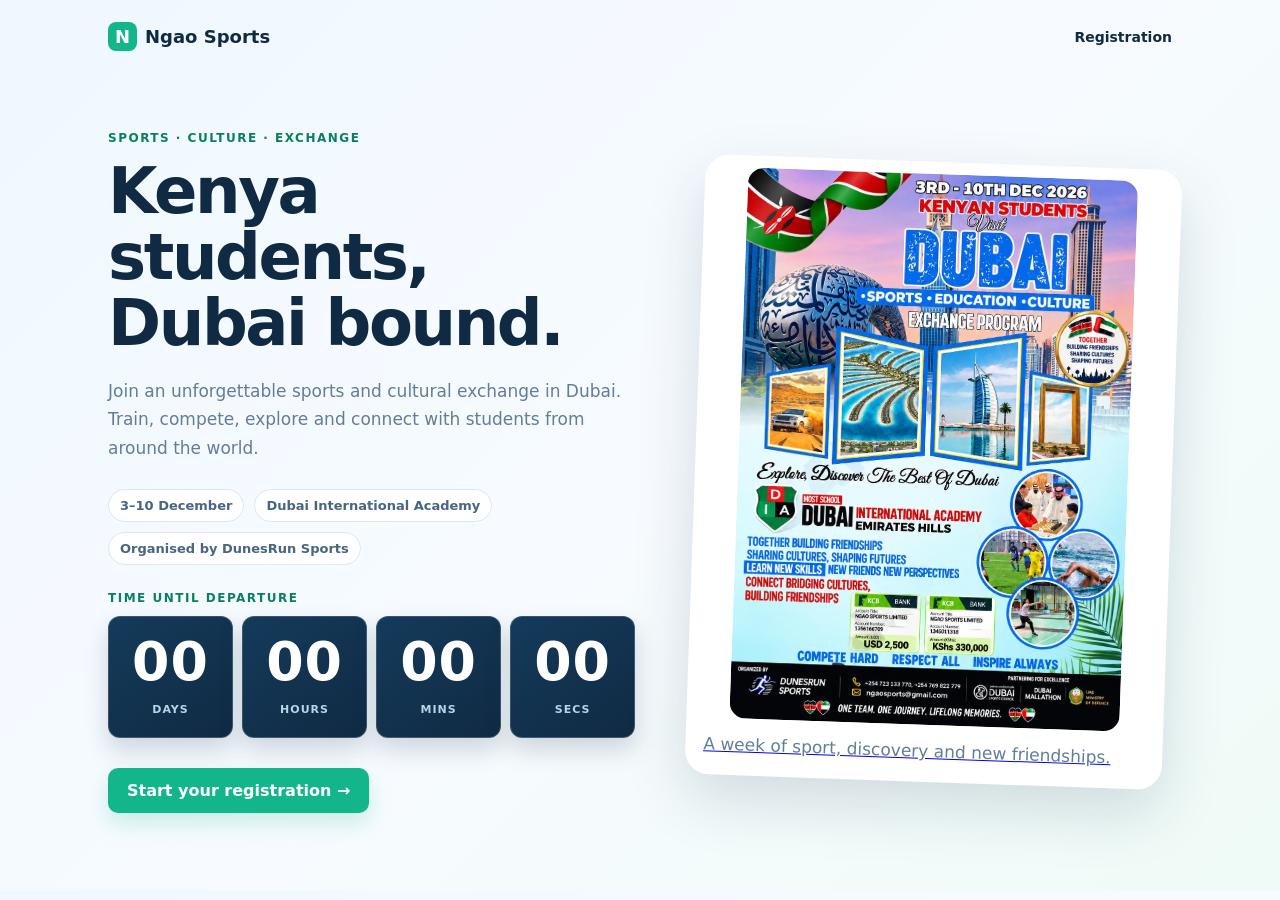
<file: index.html>
<!doctype html>
<html lang="en"><head><meta charset="utf-8"><meta name="viewport" content="width=device-width, initial-scale=1"><title>Ngao Sports · Dubai Exchange</title><link rel="stylesheet" href="assets/style.css"></head><body><nav class="site-nav"><a class="logo" href="index.html"><span>N</span>Ngao Sports</a><a class="nav-link" href="booking.html">Registration</a></nav><main class="hero"><section><div class="kicker">Sports · culture · exchange</div><h1>Kenya students, Dubai bound.</h1><p>Join an unforgettable sports and cultural exchange in Dubai. Train, compete, explore and connect with students from around the world.</p><div class="meta"><span>3–10 December</span><span>Dubai International Academy</span><span>Organised by DunesRun Sports</span></div><div class="countdown" aria-live="polite"><span class="countdown-label">Time until departure</span><div class="countdown-values" id="countdown"><span><strong id="days">--</strong>days</span><span><strong id="hours">--</strong>hours</span><span><strong id="minutes">--</strong>mins</span><span><strong id="seconds">--</strong>secs</span></div></div><a class="btn" href="booking.html">Start your registration →</a></section><a class="image-card" href="booking.html" aria-label="Open registration"><img src="WhatsApp Image 2026-09-19 at 10.41.50 PM.jpeg" alt="Students on a sports exchange" class="hero-img"><p class="caption">A week of sport, discovery and new friendships.</p></a></main><script>const departure=new Date('2026-12-03T00:00:00+03:00');const ids=['days','hours','minutes','seconds'];function updateCountdown(){let remaining=Math.max(0,departure-Date.now());const units=[86400000,3600000,60000,1000];ids.forEach((id,index)=>{const value=Math.floor(remaining/units[index]);document.getElementById(id).textContent=String(value).padStart(2,'0');remaining-=value*units[index];});}updateCountdown();setInterval(updateCountdown,1000);</script></body></html>
</file>
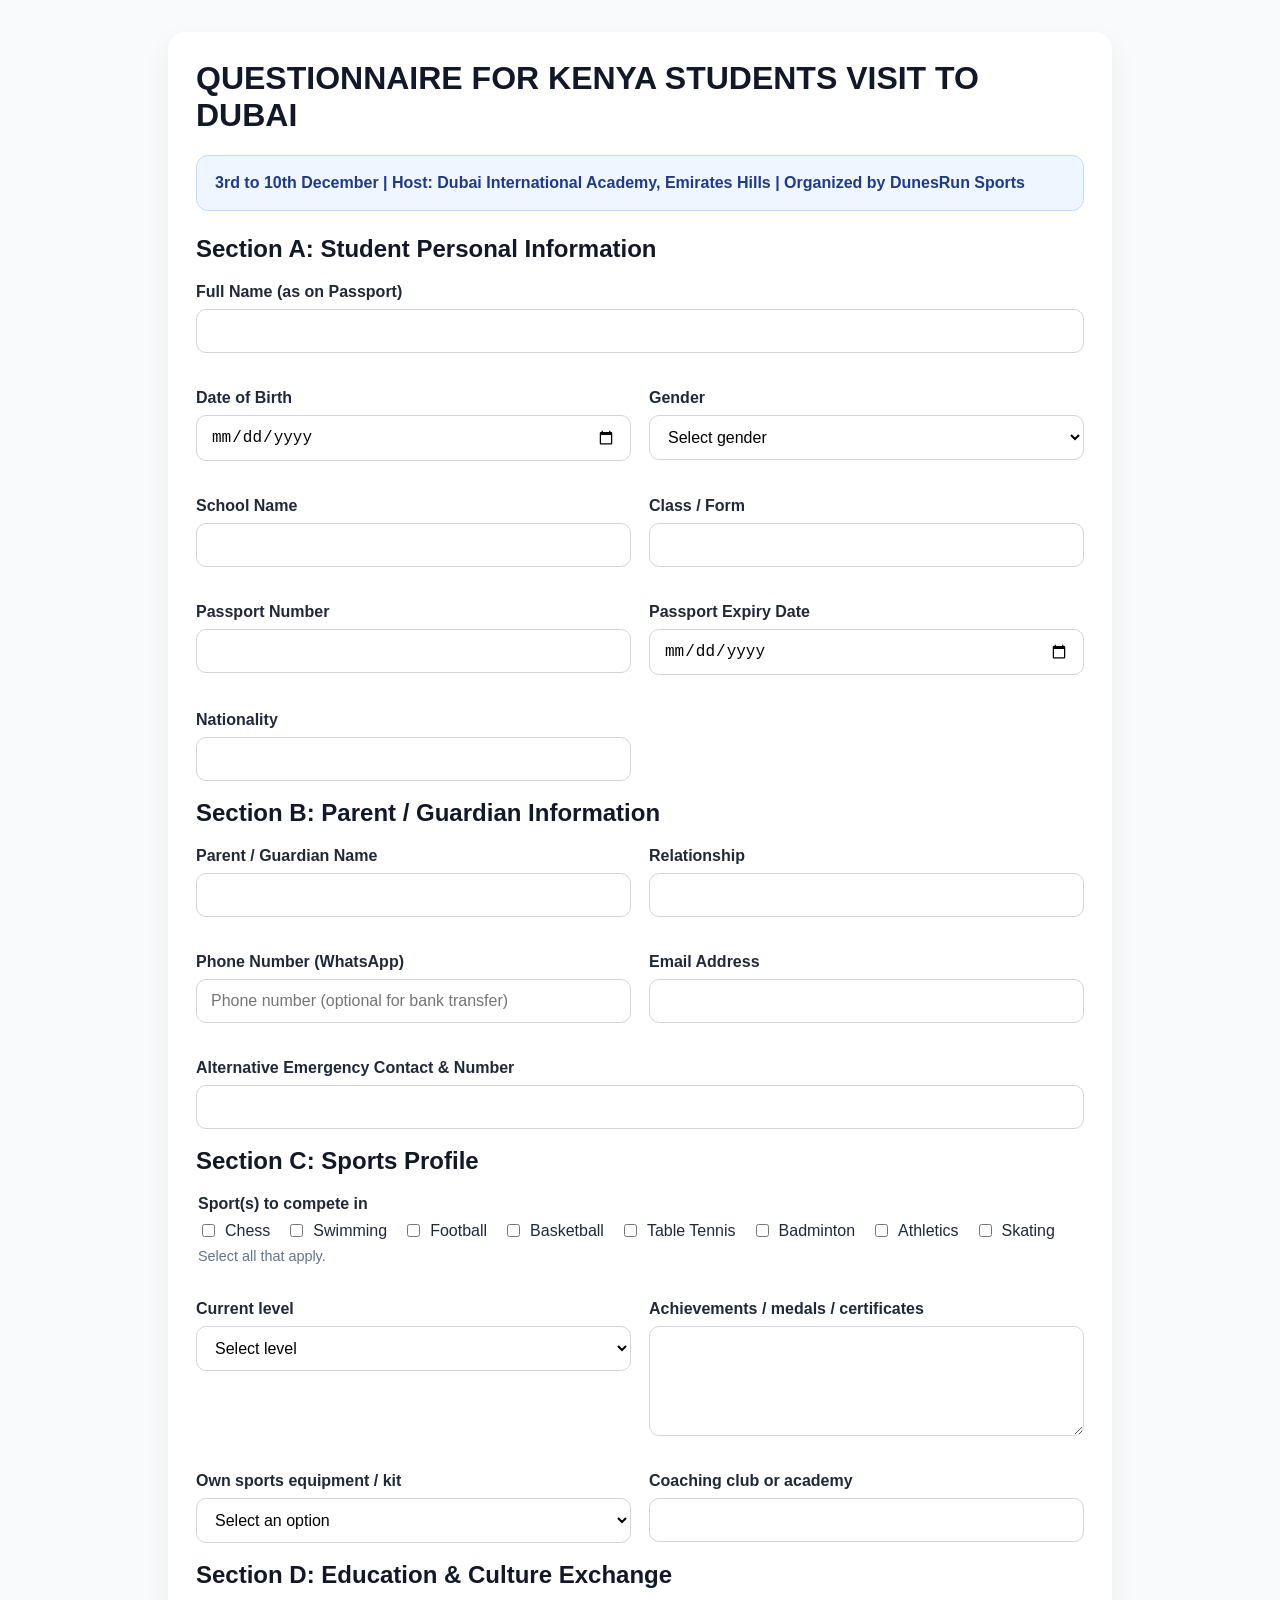
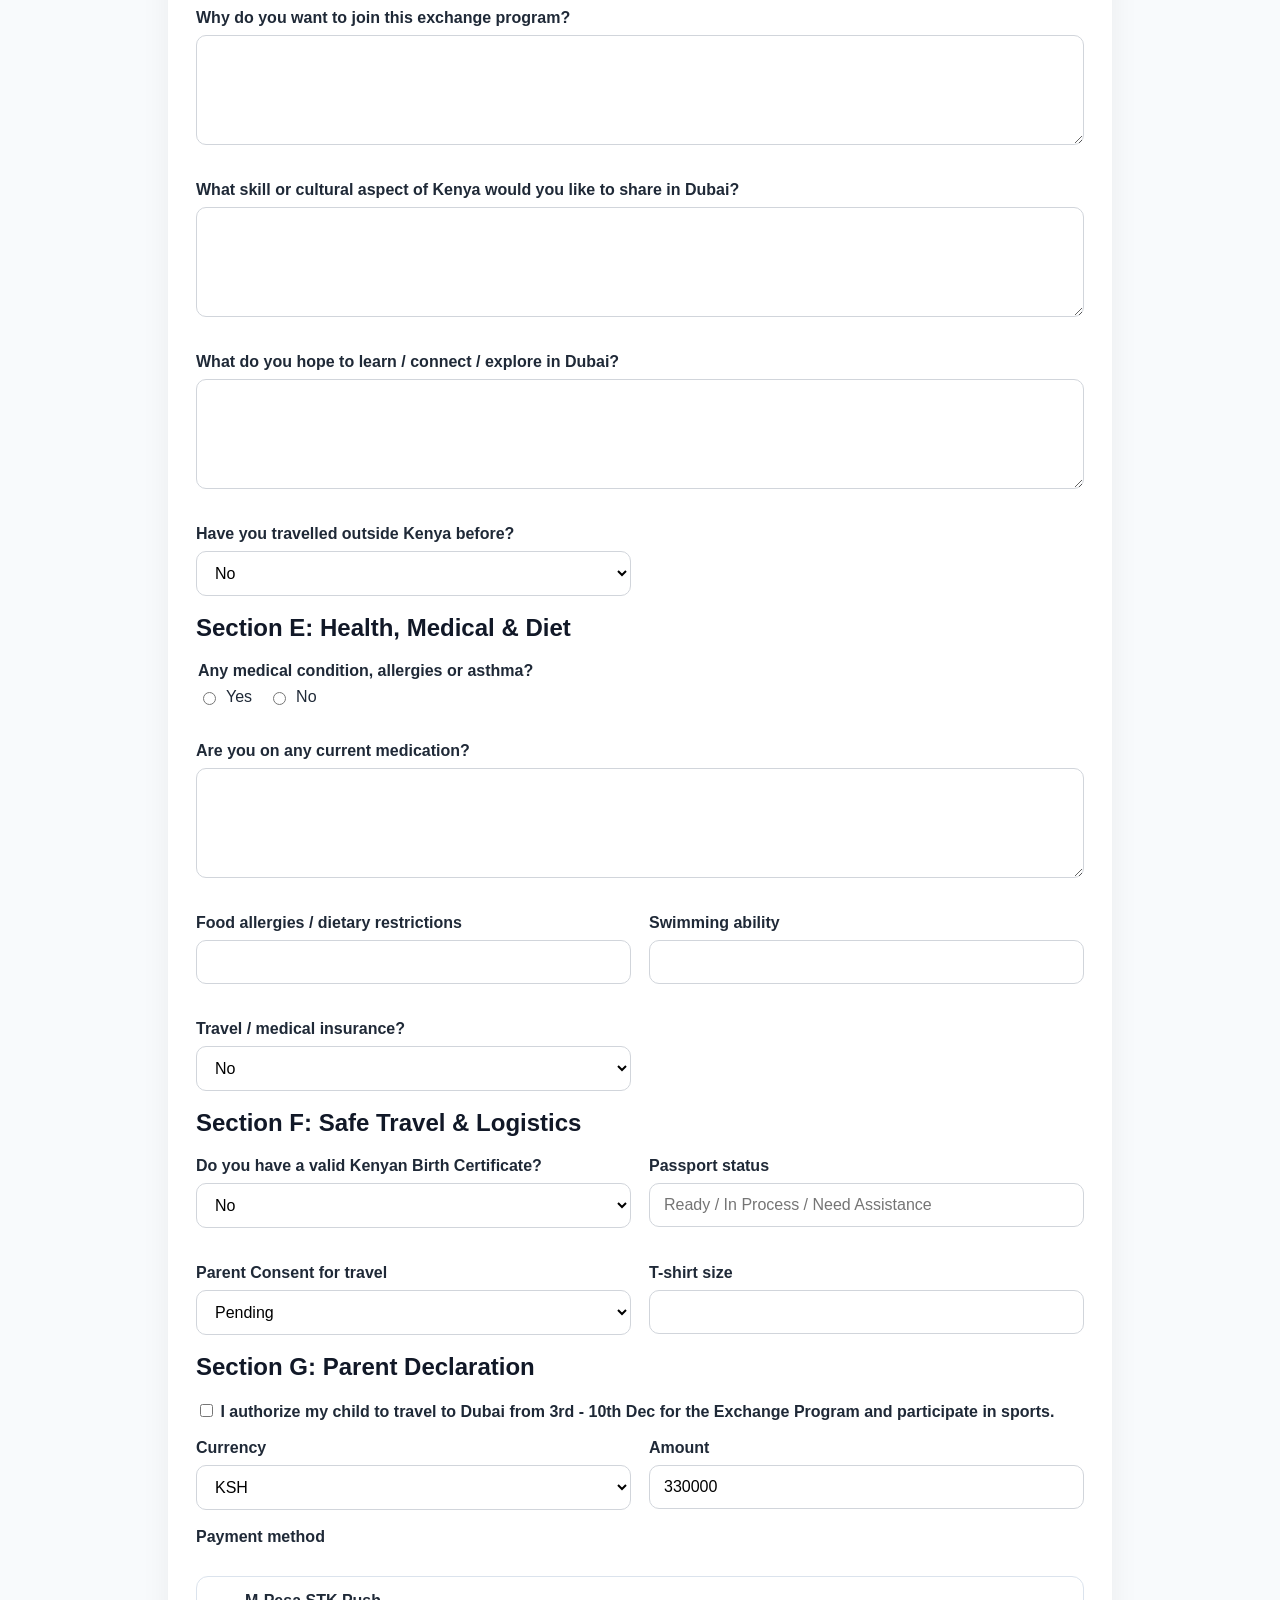
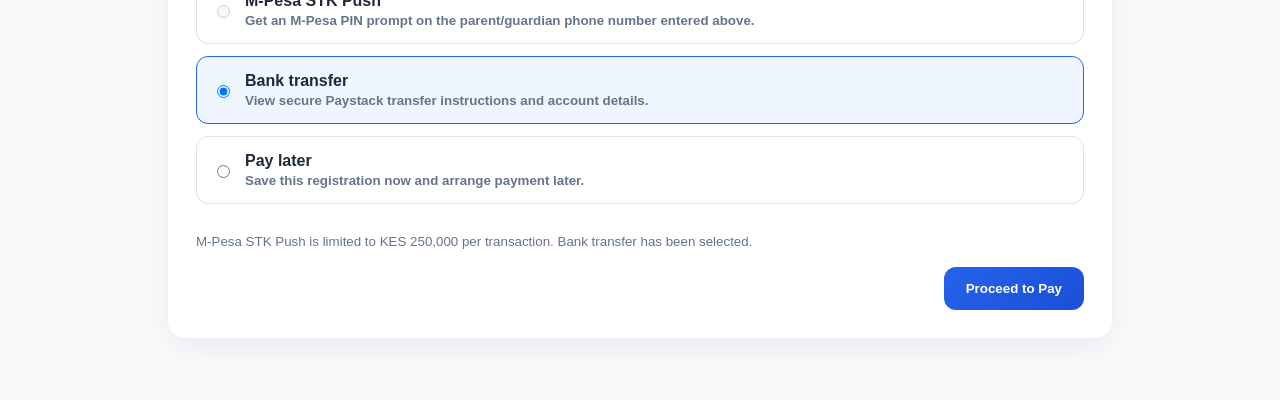
<file: booking.html>
<!doctype html>
<html lang="en">
<head>
  <meta charset="UTF-8" />
  <meta name="viewport" content="width=device-width, initial-scale=1.0" />
  <title>Booking Form</title>
  <style>
    * { box-sizing: border-box; }
    body {
      margin: 0;
      font-family: Arial, Helvetica, sans-serif;
      background: #f8fafc;
      color: #111827;
    }
    .wrap {
      max-width: 980px;
      margin: 0 auto;
      padding: 32px 18px 60px;
    }
    .panel {
      background: white;
      border-radius: 18px;
      box-shadow: 0 12px 30px rgba(15,23,42,0.06);
      padding: 28px;
    }
    h1, h2 {
      margin-top: 0;
    }
    .intro {
      background: #eff6ff;
      border: 1px solid #bfdbfe;
      border-radius: 12px;
      padding: 18px;
      margin-bottom: 24px;
      color: #1e3a8a;
      font-weight: 700;
    }
    .grid {
      display: grid;
      grid-template-columns: repeat(2, minmax(0, 1fr));
      gap: 18px;
    }
    .field {
      display: flex;
      flex-direction: column;
      gap: 8px;
      margin-bottom: 18px;
    }
    fieldset.field { border: 0; padding: 0; min-inline-size: 0; }
    legend { font-weight: 700; color: #1f2937; padding: 0; margin-bottom: 8px; }
    label {
      font-weight: 700;
      color: #1f2937;
    }
    input, textarea, select {
      width: 100%;
      padding: 12px 14px;
      border: 1px solid #d1d5db;
      border-radius: 10px;
      font-size: 1rem;
      background: #fff;
    }
    textarea { min-height: 110px; resize: vertical; }
    .choice-group { display: flex; flex-wrap: wrap; gap: 10px 16px; }
    .choice { display: inline-flex; align-items: center; gap: 7px; font-weight: 400; cursor: pointer; }
    .choice input, .declaration input { width: auto; padding: 0; }
    .conditional-field[hidden] { display: none; }
    .help-text { color: #64748b; font-size: .9rem; margin: 0; }
    .full { grid-column: 1 / -1; }
    .button-row {
      display: flex;
      justify-content: flex-end;
      margin-top: 18px;
    }
    button {
      border: none;
      background: linear-gradient(135deg,#2563eb,#1d4ed8);
      color: white;
      font-weight: 700;
      padding: 14px 22px;
      border-radius: 12px;
      cursor: pointer;
    }
    .payment-modal { display:none; position:fixed; inset:0; z-index:10; padding:20px; background:rgba(15,23,42,.58); }
    .payment-modal.open { display:grid; place-items:center; }
    .payment-card { width:min(500px,100%); background:white; border-radius:18px; padding:28px; box-shadow:0 25px 70px rgba(15,23,42,.3); }
    .payment-card p { color:#64748b; line-height:1.5; }
    .methods { display:grid; gap:12px; margin:22px 0; }
    .method { display:flex; gap:12px; align-items:center; cursor:pointer; border:1px solid #dbe3ed; border-radius:12px; padding:15px; }
    .method:has(input:checked) { border-color:#2563eb; background:#eff6ff; }
    .method input { width:auto; }
    .method strong,.method small { display:block; }
    .method small { color:#64748b; margin-top:3px; }
    .payment-actions { display:flex; gap:12px; justify-content:flex-end; }.secondary { background:white; color:#334155; border:1px solid #cbd5e1; }
    @media (max-width: 760px) {
      .grid { grid-template-columns: 1fr; }
    }
  </style>
</head>
<body>
  <div class="wrap">
    <div class="panel">
      <h1>QUESTIONNAIRE FOR KENYA STUDENTS VISIT TO DUBAI</h1>
      <div class="intro">3rd to 10th December | Host: Dubai International Academy, Emirates Hills | Organized by DunesRun Sports</div>

      <form id="booking-form">
        <h2>Section A: Student Personal Information</h2>
        <div class="grid">
          <div class="field full"><label>Full Name (as on Passport)</label><input name="full_name" required></div>
          <div class="field"><label>Date of Birth</label><input name="date_of_birth" type="date"></div>
          <div class="field"><label for="gender">Gender</label><select id="gender" name="gender" required><option value="" selected disabled>Select gender</option><option value="Male">Male</option><option value="Female">Female</option><option value="Other">Other</option></select></div>
          <div class="field"><label>School Name</label><input name="school_name"></div>
          <div class="field"><label>Class / Form</label><input name="class_form"></div>
          <div class="field"><label>Passport Number</label><input name="passport_number"></div>
          <div class="field"><label>Passport Expiry Date</label><input name="passport_expiry" type="date"></div>
          <div class="field"><label>Nationality</label><input name="nationality"></div>
        </div>

        <h2>Section B: Parent / Guardian Information</h2>
        <div class="grid">
          <div class="field"><label>Parent / Guardian Name</label><input name="parent_name"></div>
          <div class="field"><label>Relationship</label><input name="parent_relationship"></div>
          <div class="field"><label>Phone Number (WhatsApp)</label><input name="parent_phone"></div>
          <div class="field"><label>Email Address</label><input name="parent_email" type="email" required></div>
          <div class="field full"><label>Alternative Emergency Contact & Number</label><input name="emergency_contact" required></div>
        </div>

        <h2>Section C: Sports Profile</h2>
        <div class="grid">
          <fieldset class="field full"><legend>Sport(s) to compete in</legend><div class="choice-group">
            <label class="choice"><input type="checkbox" name="sports_choices" value="Chess"> Chess</label>
            <label class="choice"><input type="checkbox" name="sports_choices" value="Swimming"> Swimming</label>
            <label class="choice"><input type="checkbox" name="sports_choices" value="Football"> Football</label>
            <label class="choice"><input type="checkbox" name="sports_choices" value="Basketball"> Basketball</label>
            <label class="choice"><input type="checkbox" name="sports_choices" value="Table Tennis"> Table Tennis</label>
            <label class="choice"><input type="checkbox" name="sports_choices" value="Badminton"> Badminton</label>
            <label class="choice"><input type="checkbox" name="sports_choices" value="Athletics"> Athletics</label>
            <label class="choice"><input type="checkbox" name="sports_choices" value="Skating"> Skating</label>
          </div><p class="help-text">Select all that apply.</p></fieldset>
          <div class="field"><label for="current-level">Current level</label><select id="current-level" name="current_level" required><option value="" selected disabled>Select level</option><option value="Beginner">Beginner</option><option value="Intermediate">Intermediate</option><option value="Advanced">Advanced</option></select></div>
          <div class="field"><label>Achievements / medals / certificates</label><textarea name="achievements" required></textarea></div>
          <div class="field"><label for="equipment">Own sports equipment / kit</label><select id="equipment" name="equipment"><option value="" selected disabled>Select an option</option><option value="No">No</option><option value="Yes">Yes</option></select></div>
          <div class="field conditional-field" id="equipment-details-field" hidden><label for="equipment-details">If yes, specify the equipment</label><input id="equipment-details" name="equipment_details"></div>
          <div class="field"><label>Coaching club or academy</label><input name="coaching_club" required></div>
        </div>

        <h2>Section D: Education & Culture Exchange</h2>
        <div class="grid">
          <div class="field full"><label>Why do you want to join this exchange program?</label><textarea name="motivation" required></textarea></div>
          <div class="field full"><label>What skill or cultural aspect of Kenya would you like to share in Dubai?</label><textarea name="cultural_aspect" required></textarea></div>
          <div class="field full"><label>What do you hope to learn / connect / explore in Dubai?</label><textarea name="learn_hope" required></textarea></div>
          <div class="field"><label>Have you travelled outside Kenya before?</label>
            <select name="previous_travel">
              <option value="false">No</option>
              <option value="true">Yes</option>
            </select>
          </div>
        </div>

        <h2>Section E: Health, Medical & Diet</h2>
        <div class="grid">
          <fieldset class="field full"><legend>Any medical condition, allergies or asthma?</legend><div class="choice-group"><label class="choice"><input type="radio" name="has_medical_condition" value="Yes" required> Yes</label><label class="choice"><input type="radio" name="has_medical_condition" value="No"> No</label></div></fieldset>
          <div class="field full conditional-field" id="medical-details-field" hidden><label for="medical-details">If yes, please explain</label><textarea id="medical-details" name="medical_conditions"></textarea></div>
          <div class="field full"><label>Are you on any current medication?</label><textarea name="medication"></textarea></div>
          <div class="field"><label>Food allergies / dietary restrictions</label><input name="dietary_restrictions"></div>
          <div class="field"><label>Swimming ability</label><input name="swimming_ability"></div>
          <div class="field"><label>Travel / medical insurance?</label>
            <select name="insurance">
              <option value="false">No</option>
              <option value="true">Yes</option>
            </select>
          </div>
        </div>

        <h2>Section F: Safe Travel & Logistics</h2>
        <div class="grid">
          <div class="field"><label>Do you have a valid Kenyan Birth Certificate?</label>
            <select name="birth_certificate">
              <option value="false">No</option>
              <option value="true">Yes</option>
            </select>
          </div>
          <div class="field"><label>Passport status</label><input name="passport_status" placeholder="Ready / In Process / Need Assistance"></div>
          <div class="field"><label>Parent Consent for travel</label>
            <select name="parent_consent">
              <option value="false">Pending</option>
              <option value="true">Granted</option>
            </select>
          </div>
          <div class="field"><label>T-shirt size</label><input name="tshirt_size"></div>
        </div>

        <h2>Section G: Parent Declaration</h2>
        <div class="field full">
          <label class="declaration"><input type="checkbox" name="parent_declaration" value="true" required /> I authorize my child to travel to Dubai from 3rd - 10th Dec for the Exchange Program and participate in sports.</label>
        </div>

        <div class="grid">
          <div class="field"><label>Currency</label>
            <select name="currency">
              <option value="KSH">KSH</option>
              <option value="USD">USD</option>
            </select>
          </div>
          <div class="field"><label>Amount</label><input name="amount" value="330000"></div>
        </div>

        <input type="hidden" name="event_id" value="1" />

        <div class="field full">
          <label>Payment method</label>
          <div class="methods">
            <label class="method"><input type="radio" name="payment_method" value="mpesa" checked><span><strong>M-Pesa STK Push</strong><small>Get an M-Pesa PIN prompt on the parent/guardian phone number entered above.</small></span></label>
            <label class="method"><input type="radio" name="payment_method" value="bank_transfer"><span><strong>Bank transfer</strong><small>View secure Paystack transfer instructions and account details.</small></span></label>
            <label class="method"><input type="radio" name="payment_method" value="pay_later"><span><strong>Pay later</strong><small>Save this registration now and arrange payment later.</small></span></label>
          </div>
          <small id="payment-limit-note" style="color:#64748b"></small>
        </div>
        <div class="button-row">
          <button id="proceed-payment" type="submit">Proceed to Pay</button>
        </div>
      </form>
    </div>
  </div>

  <script>
    // The Django API origin. Set window.NGAO_API_BASE before this script in
    // production, or change this value to your deployed HTTPS API URL.
    // Do not open this file with file://; serve the admin/ folder over HTTP.
    // The public event website is hosted separately on Vercel. Its /api path
    // does not reach Django, so production submissions use the Django host.
    // A deployment can still override this before the script with NGAO_API_BASE.
    const API_BASE = window.NGAO_API_BASE || window.PAYMENT_API_BASE || (['localhost', '127.0.0.1'].includes(window.location.hostname) ? 'http://127.0.0.1:8000' : 'https://admin.ngaosports.com');
    const bookingForm = document.getElementById('booking-form');
    const proceedButton = document.getElementById('proceed-payment');
    const parentPhone = bookingForm.elements.parent_phone;
    const amountInput = bookingForm.elements.amount;
    const mpesaMethod = bookingForm.querySelector('input[value="mpesa"]');
    const bankMethod = bookingForm.querySelector('input[value="bank_transfer"]');
    const paymentLimitNote = document.getElementById('payment-limit-note');
    const paymentMethods = bookingForm.querySelectorAll('input[name="payment_method"]');
    const equipment = bookingForm.elements.equipment;
    const equipmentDetails = bookingForm.elements.equipment_details;
    const equipmentDetailsField = document.getElementById('equipment-details-field');
    const medicalDetails = bookingForm.elements.medical_conditions;
    const medicalDetailsField = document.getElementById('medical-details-field');
    function updatePaymentRequirements() {
      const isMpesa = bookingForm.elements.payment_method.value === 'mpesa';
      parentPhone.required = isMpesa;
      parentPhone.placeholder = isMpesa ? 'e.g. 0712 345 678 (required for STK Push)' : 'Phone number (optional for bank transfer)';
    }
    function toggleConditionalFields() {
      const hasEquipment = equipment.value === 'Yes';
      equipmentDetailsField.hidden = !hasEquipment;
      equipmentDetails.required = hasEquipment;
      if (!hasEquipment) equipmentDetails.value = '';
      const hasMedicalCondition = bookingForm.elements.has_medical_condition.value === 'Yes';
      medicalDetailsField.hidden = !hasMedicalCondition;
      medicalDetails.required = hasMedicalCondition;
      if (!hasMedicalCondition) medicalDetails.value = '';
    }
    function updateSubmitLabel() {
      proceedButton.textContent = bookingForm.elements.payment_method.value === 'pay_later' ? 'Save Registration' : 'Proceed to Pay';
    }
    function applyMpesaLimit() {
      const amount = Number(amountInput.value.replace(/,/g, ''));
      const isOverLimit = Number.isFinite(amount) && amount > 250000;
      mpesaMethod.disabled = isOverLimit;
      if (isOverLimit && bookingForm.elements.payment_method.value === 'mpesa') {
        bankMethod.checked = true;
        paymentLimitNote.textContent = 'M-Pesa STK Push is limited to KES 250,000 per transaction. Bank transfer has been selected.';
      } else {
        paymentLimitNote.textContent = '';
      }
      updatePaymentRequirements();
    }
    paymentMethods.forEach(method => method.addEventListener('change', () => { updatePaymentRequirements(); updateSubmitLabel(); }));
    amountInput.addEventListener('input', applyMpesaLimit);
    equipment.addEventListener('change', toggleConditionalFields);
    bookingForm.querySelectorAll('input[name="has_medical_condition"]').forEach(input => input.addEventListener('change', toggleConditionalFields));
    updatePaymentRequirements();
    applyMpesaLimit();
    toggleConditionalFields();
    updateSubmitLabel();
    bookingForm.addEventListener('submit', async function (e) {
      e.preventDefault();
      if (!bookingForm.reportValidity()) return;
      const form = new FormData(bookingForm);
      const payload = Object.fromEntries(form.entries());
      payload.sports_choices = form.getAll('sports_choices');
      if (payload.equipment === 'Yes' && payload.equipment_details) payload.equipment = `Yes: ${payload.equipment_details}`;
      payload.previous_travel = payload.previous_travel === 'true';
      payload.insurance = payload.insurance === 'true';
      payload.birth_certificate = payload.birth_certificate === 'true';
      payload.parent_consent = payload.parent_consent === 'true';
      payload.parent_declaration = form.get('parent_declaration') === 'true';

      proceedButton.disabled = true;
      proceedButton.textContent = payload.payment_method === 'pay_later' ? 'Saving registration…' : payload.payment_method === 'mpesa' ? 'Sending M-Pesa prompt…' : 'Opening bank transfer…';
      try {
        const response = await fetch(`${API_BASE}/api/book/`, {
        method: 'POST',
        headers: {'Content-Type': 'application/json'},
        body: JSON.stringify(payload)
        });
        const contentType = response.headers.get('content-type') || '';
        const json = contentType.includes('application/json') ? await response.json() : null;
        if (!response.ok) {
          // A Django debug/404 page is HTML, not JSON. Keep its markup out of
          // the user-facing error and give an actionable endpoint message.
          throw new Error(json?.error || `Registration API returned ${response.status}. Please try again or contact Ngao Sports.`);
        }
        if (!json) throw new Error('Payment API returned an unexpected response.');
        if (json.pay_later) {
          showPayLaterConfirmation(json);
        } else if (json.authorization_url) {
          window.location.href = json.authorization_url;
        } else if (payload.payment_method === 'mpesa' && json.reference) {
          showPaymentPending(json);
        } else {
          throw new Error(json.error || 'Could not initialize payment');
        }
      } catch (err) {
        console.error(err);
        alert(err.message || 'Payment initialization failed.');
        proceedButton.disabled = false;
        updateSubmitLabel();
      }
    });

    function showPaymentPending(payment) {
      const panel = document.querySelector('.panel');
      panel.innerHTML = `
        <div class="intro"><strong>Check your phone</strong><br>${payment.display_text || 'An M-Pesa STK Push has been sent. Enter your M-Pesa PIN to complete payment.'}</div>
        <h1>Waiting for M-Pesa confirmation</h1>
        <p>Reference: <strong>${payment.reference}</strong></p>
        <p id="payment-status">We are checking your payment status. Do not close this page until you have entered your PIN.</p>`;
      let attempts = 0;
      const poll = setInterval(async () => {
        attempts += 1;
        try {
          const response = await fetch(`${API_BASE}/api/payments/verify/${encodeURIComponent(payment.reference)}/`);
          const result = await response.json();
          if (result.verified) {
            clearInterval(poll);
            document.getElementById('payment-status').innerHTML = '<strong>Payment confirmed.</strong> Your booking is complete.';
          } else if (result.status === 'failed') {
            clearInterval(poll);
            document.getElementById('payment-status').textContent = 'The payment was not completed. Please return and try again.';
          }
        } catch (_) { /* The webhook remains the authoritative confirmation. */ }
        if (attempts >= 30) clearInterval(poll);
      }, 6000);
    }
    function showPayLaterConfirmation(booking) {
      const panel = document.querySelector('.panel');
      panel.innerHTML = `
        <div class="intro"><strong>Registration saved</strong><br>Your place has been recorded and payment can be arranged later.</div>
        <h1>Thank you for registering</h1>
        <p>Booking reference: <strong>${booking.booking_id}</strong></p>
        <p>We will contact the parent or guardian with the next payment steps.</p>`;
    }
  </script>
</body>
</html>
</file>
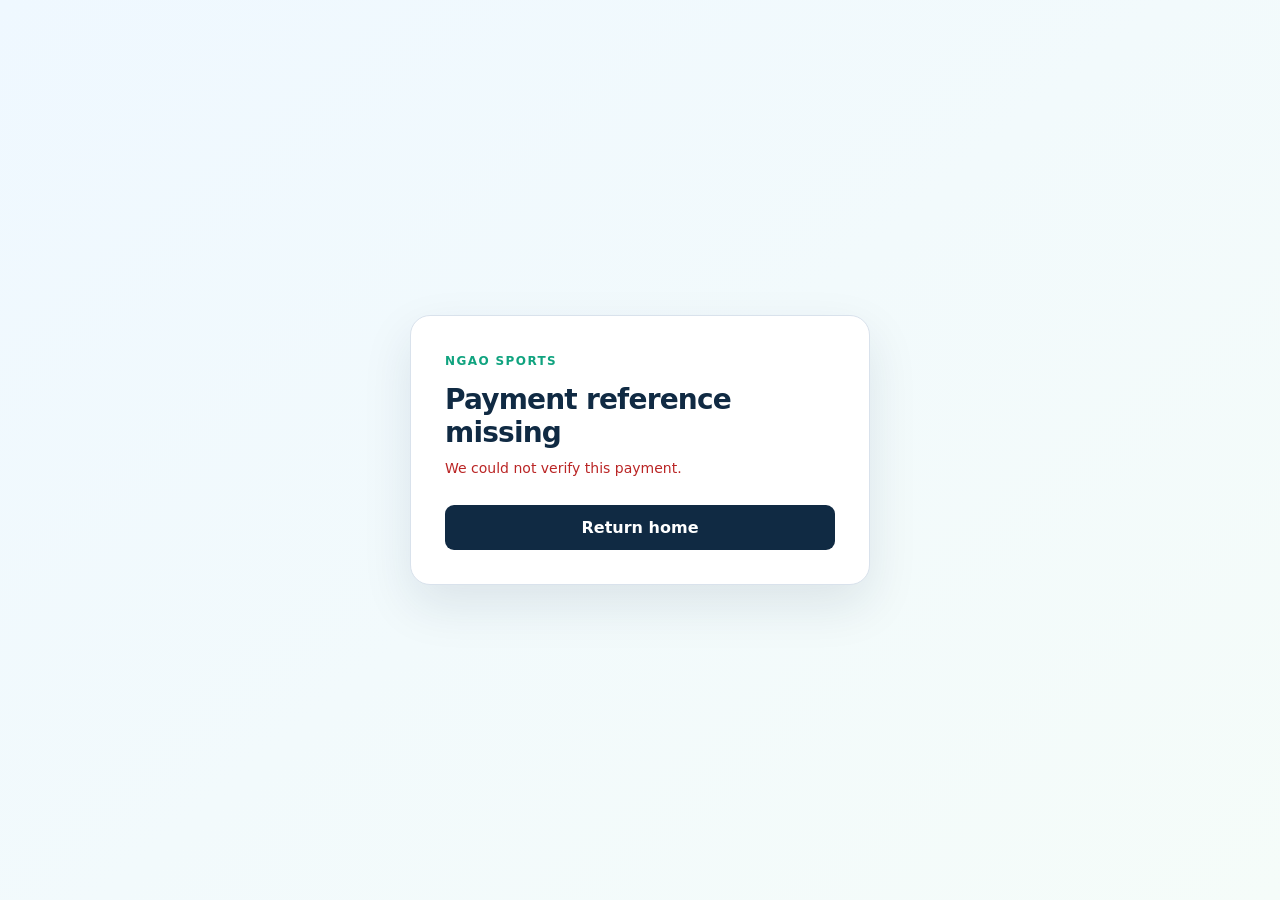
<file: callback.html>
<!doctype html>
<html lang="en"><head><meta charset="utf-8"><meta name="viewport" content="width=device-width, initial-scale=1"><title>Verifying payment · Ngao Sports</title><link rel="stylesheet" href="assets/payment.css"></head>
<body><main class="card"><a class="brand" href="index.html">NGAO SPORTS</a><h1 id="title">Verifying your payment</h1><p id="message" class="message" role="status">Please wait while we confirm your transaction.</p><a id="return-link" class="back" href="index.html">Return home</a></main>
<script>
  // Must match payment.html and PAYSTACK_CALLBACK_URL in Django settings.
  const API_BASE = window.PAYMENT_API_BASE || (['localhost', '127.0.0.1'].includes(window.location.hostname) ? 'http://127.0.0.1:8000' : window.location.origin);
  const title = document.getElementById('title');
  const message = document.getElementById('message');
  const reference = new URLSearchParams(window.location.search).get('reference');
  async function verify() {
    if (!reference) { title.textContent = 'Payment reference missing'; message.textContent = 'We could not verify this payment.'; message.className = 'message error'; return; }
    try {
      const response = await fetch(`${API_BASE}/api/payments/verify/${encodeURIComponent(reference)}/`);
      const data = await response.json();
      if (!response.ok || !data.verified) throw new Error(data.detail || 'Payment has not been confirmed yet.');
      title.textContent = 'Payment successful'; message.textContent = `Your payment (${data.reference}) has been confirmed.`; message.className = 'message success';
    } catch (error) { title.textContent = 'Payment not confirmed'; message.textContent = error.message; message.className = 'message error'; }
  }
  verify();
</script></body></html>
</file>
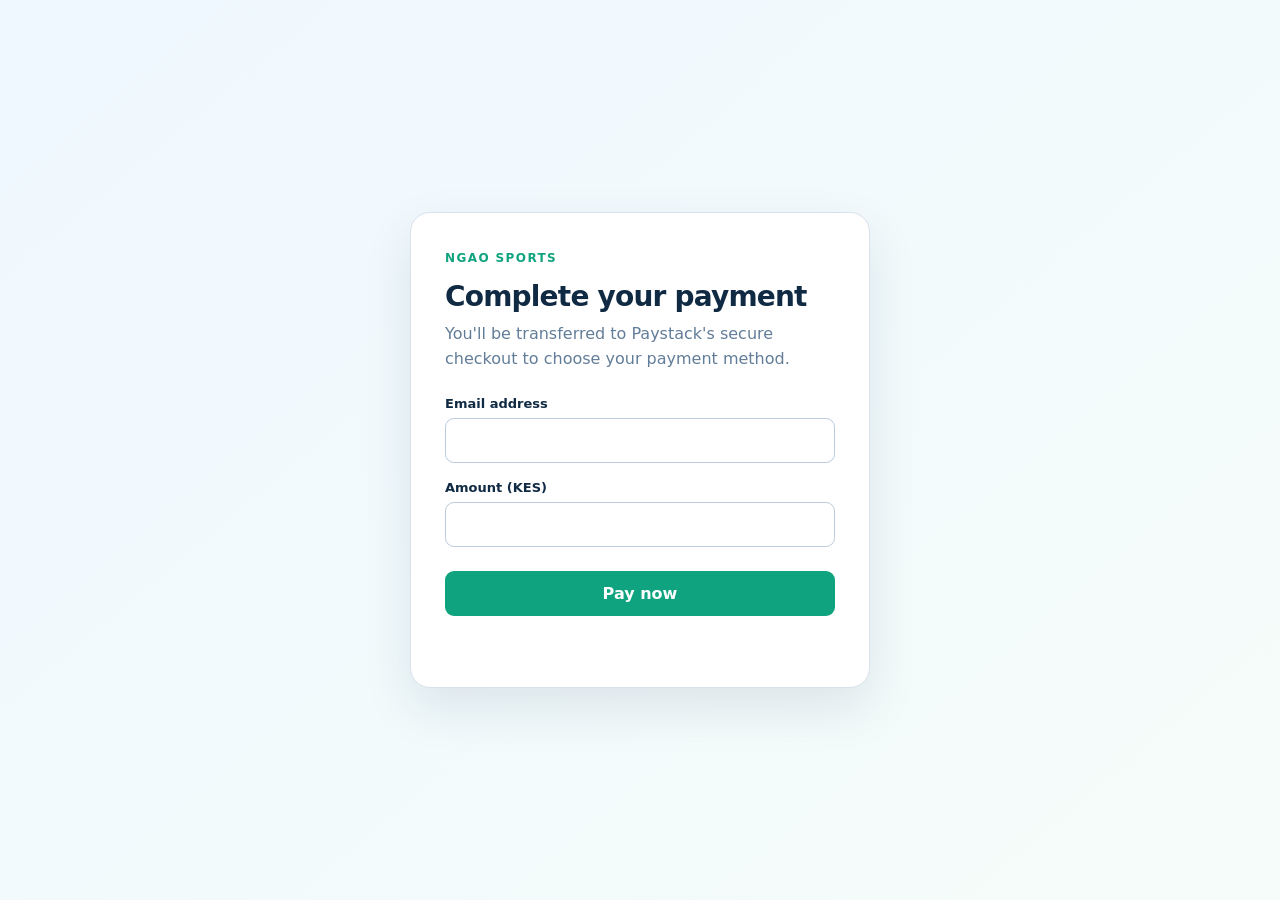
<file: payment.html>
<!doctype html>
<html lang="en"><head><meta charset="utf-8"><meta name="viewport" content="width=device-width, initial-scale=1"><title>Secure payment · Ngao Sports</title><link rel="stylesheet" href="assets/payment.css"></head>
<body><main class="card"><a class="brand" href="index.html">NGAO SPORTS</a><h1>Complete your payment</h1><p>You'll be transferred to Paystack's secure checkout to choose your payment method.</p><form id="payment-form"><label for="email">Email address</label><input id="email" name="email" type="email" autocomplete="email" required><label for="amount">Amount (KES)</label><input id="amount" name="amount" type="number" min="1" step="0.01" inputmode="decimal" required><button id="pay-button" type="submit">Pay now</button><p id="message" class="message" role="status"></p></form></main>
<script>
  // Leave blank when these files are served by Django. For a separate static
  // host, replace this with your HTTPS Django API origin (no trailing slash).
  const API_BASE = window.PAYMENT_API_BASE || 'https://admin.ngaosports.com' || 'http://127.0.0.1:8000';
  const form = document.getElementById('payment-form');
  const button = document.getElementById('pay-button');
  const message = document.getElementById('message');
  form.addEventListener('submit', async (event) => {
    event.preventDefault();
    if (!form.reportValidity()) return;
    button.disabled = true; button.textContent = 'Processing…'; message.textContent = '';
    try {
      const response = await fetch(`${API_BASE}/api/payments/initialize/`, {
        method: 'POST', headers: {'Content-Type': 'application/json'},
        body: JSON.stringify({email: form.email.value, amount: form.amount.value}),
      });
      const data = await response.json();
      if (!response.ok) throw new Error(data.detail || 'Could not start payment.');
      window.location.href = data.authorization_url;
    } catch (error) {
      message.textContent = error.message; message.className = 'message error';
      button.disabled = false; button.textContent = 'Pay now';
    }
  });
</script></body></html>
</file>
<file: assets/style.css>
:root{--navy:#102a43;--mint:#13b68b;--muted:#627d98}*{box-sizing:border-box}body{margin:0;font-family:Inter,ui-sans-serif,system-ui,-apple-system,"Segoe UI",sans-serif;background:linear-gradient(135deg,#eff8ff,#f7fbff 52%,#effbf7);color:var(--navy)}.site-nav{max-width:1120px;margin:auto;padding:22px 28px;display:flex;justify-content:space-between;align-items:center}.logo{font-size:18px;font-weight:850;text-decoration:none;color:var(--navy)}.logo span{display:inline-grid;place-items:center;background:var(--mint);color:#fff;border-radius:8px;width:29px;height:29px;margin-right:8px}.nav-link{color:var(--navy);font-weight:700;font-size:14px;text-decoration:none}.hero{max-width:1120px;min-height:calc(100vh - 82px);margin:auto;padding:50px 28px 70px;display:grid;grid-template-columns:1.05fr .95fr;align-items:center;gap:60px}.kicker{color:#087f63;text-transform:uppercase;letter-spacing:1.5px;font-weight:800;font-size:12px}.hero h1{font-size:clamp(38px,5vw,66px);line-height:1.03;letter-spacing:-2.4px;margin:14px 0 20px}.hero p{color:var(--muted);line-height:1.7;font-size:17px;max-width:560px}.meta{display:flex;flex-wrap:wrap;gap:10px;margin:26px 0}.meta span{background:#fff;border:1px solid #d9e8f3;padding:8px 11px;border-radius:99px;color:#486581;font-size:13px;font-weight:650}.countdown{margin:0 0 30px}.countdown-label{display:block;color:#087f63;text-transform:uppercase;letter-spacing:1.5px;font-size:12px;font-weight:850;margin-bottom:11px}.countdown-values{display:grid;grid-template-columns:repeat(4,minmax(0,1fr));gap:9px;max-width:560px}.countdown-values span{display:grid;gap:7px;place-items:center;min-height:122px;padding:16px 8px;background:linear-gradient(145deg,#143b5b,#102a43);border:1px solid rgba(255,255,255,.18);border-radius:12px;box-shadow:0 12px 24px rgba(16,42,67,.18);color:#b8d4e9;font-size:11px;font-weight:800;letter-spacing:1px;text-align:center;text-transform:uppercase}.countdown-values strong{color:#fff;font-size:clamp(35px,4.2vw,58px);line-height:.9;font-variant-numeric:tabular-nums}.btn{display:inline-block;padding:13px 19px;background:var(--mint);color:#fff;border-radius:10px;text-decoration:none;font-weight:800;box-shadow:0 10px 22px rgba(19,182,139,.2);transition:transform .2s}.btn:hover{transform:translateY(-2px)}.image-card{background:#fff;border-radius:24px;padding:12px;box-shadow:0 24px 60px rgba(16,42,67,.15);transform:rotate(2deg)}.hero-img{display:block;width:100%;max-width:390px;height:auto;object-fit:contain;border-radius:16px;margin:auto}.caption{font-size:12px;color:var(--muted);margin:12px 6px 4px}.links{display:none}@media(max-width:760px){.hero{grid-template-columns:1fr;padding-top:30px;gap:38px}.hero h1{font-size:44px}.image-card{transform:none;max-width:440px}.hero-img{max-width:100%;height:auto}.site-nav{padding:18px}.hero{min-height:auto}.countdown-values{gap:6px}.countdown-values span{min-height:94px;padding:10px 4px;font-size:9px}.countdown-values strong{font-size:clamp(28px,9vw,40px)}}
</file>
<file: assets/payment.css>
:root{--ink:#102a43;--muted:#627d98;--green:#10a37f;--line:#d9e2ec}*{box-sizing:border-box}body{min-height:100vh;margin:0;display:grid;place-items:center;padding:24px;font-family:Inter,system-ui,sans-serif;background:linear-gradient(140deg,#eff8ff,#f5fcf9);color:var(--ink)}.card{width:min(460px,100%);background:#fff;border:1px solid var(--line);border-radius:20px;padding:34px;box-shadow:0 20px 50px rgba(16,42,67,.1)}.brand{font-size:12px;font-weight:850;letter-spacing:1.4px;color:var(--green);text-decoration:none}.card h1{margin:14px 0 9px;font-size:28px;letter-spacing:-.8px}.card>p{color:var(--muted);line-height:1.55;margin:0 0 25px}label{display:block;font-size:13px;font-weight:750;margin:17px 0 7px}input{width:100%;font:inherit;padding:12px;border:1px solid #bcccdc;border-radius:9px}input:focus{outline:3px solid #c6f6e9;border-color:var(--green)}button,.back{display:block;width:100%;margin-top:24px;border:0;background:var(--green);color:#fff;padding:13px;border-radius:9px;font:inherit;font-weight:800;text-align:center;text-decoration:none;cursor:pointer}button:disabled{opacity:.65;cursor:wait}.message{min-height:21px;margin:16px 0 0;color:var(--muted);font-size:14px}.message.success{color:#087f63}.message.error{color:#ba2525}.back{background:#102a43}
</file>
